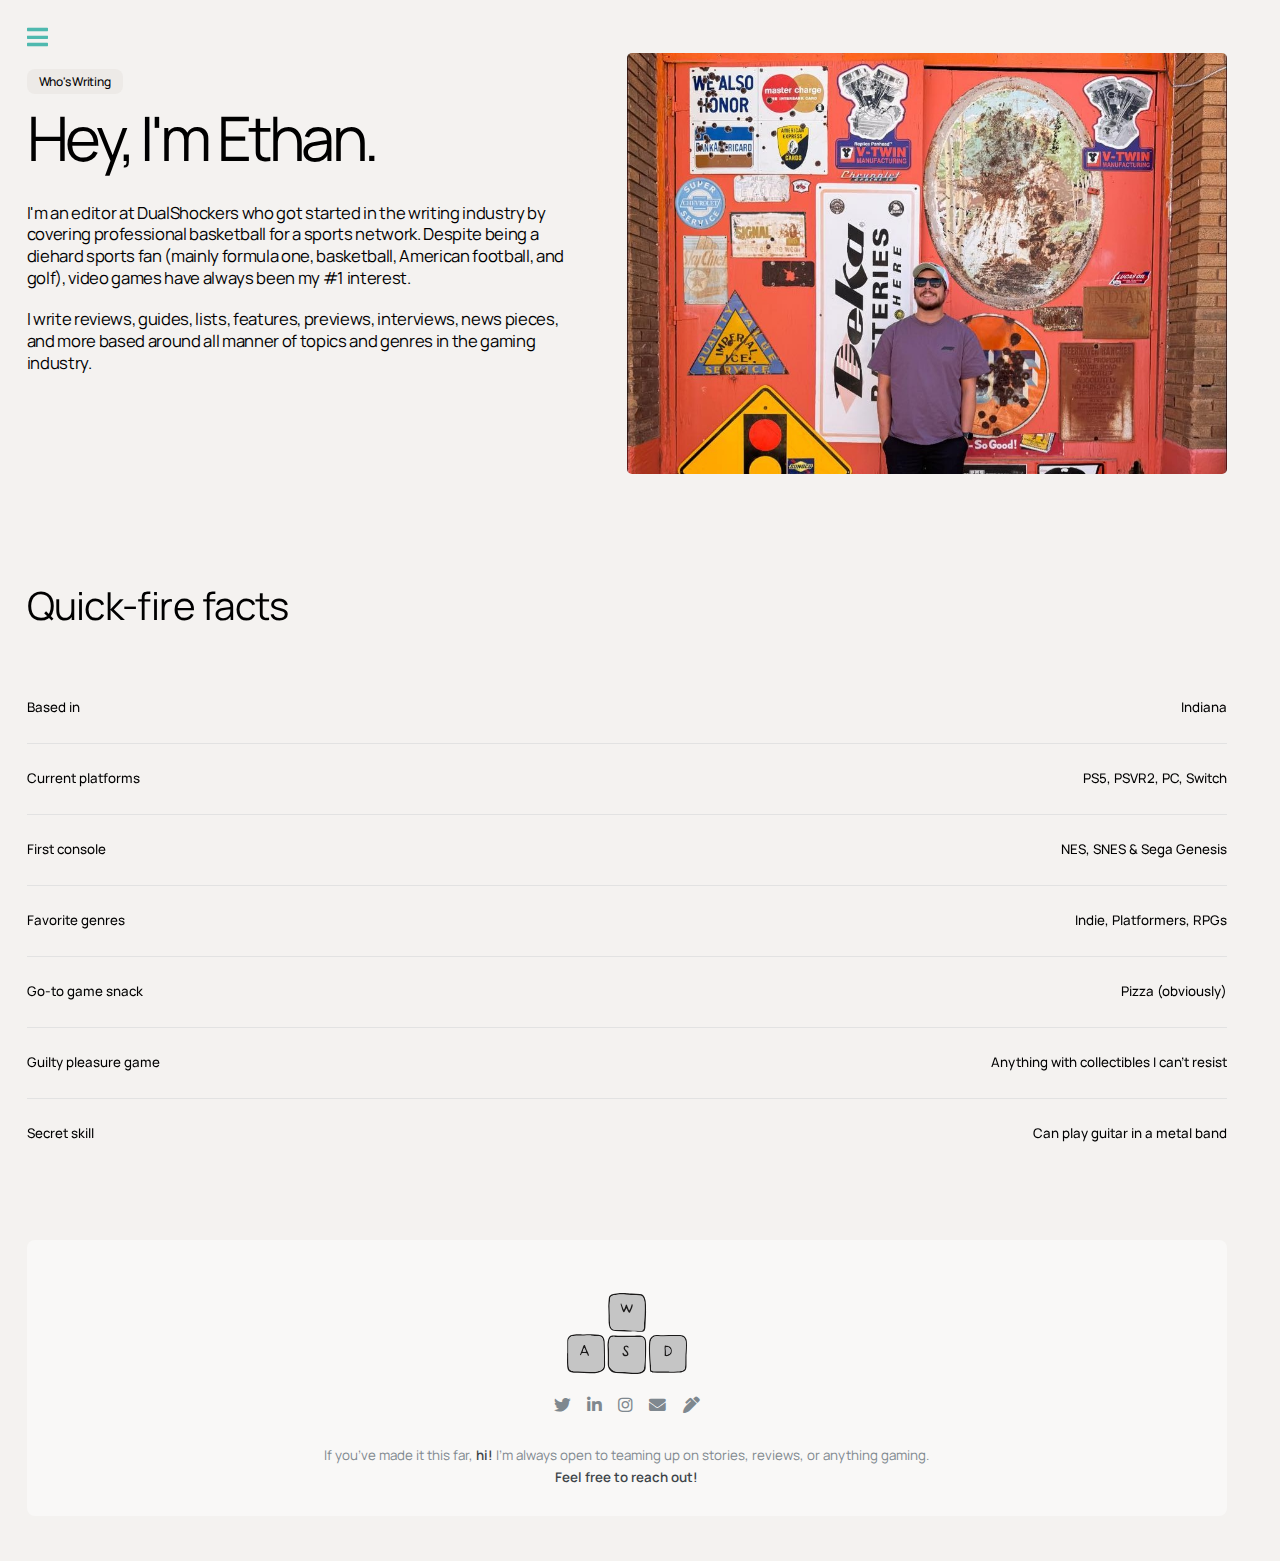
<file: about.html>
<!DOCTYPE HTML>
<!--
	Editor & Writer: Ethan Krieger
	Website Developer: Akanksha
-->
<html>

<head>
	<title>Ethan Krieger — Editor & Writer</title>
	<link rel="icon" type="image/x-icon" href="favicon.ico">
	<meta charset="utf-8" />
	<meta name="viewport" content="width=device-width, initial-scale=1, user-scalable=no" />
	<meta property="og:title" content="Ethan Krieger — Editor & Writer" />
	<meta property="og:description" content="A selection of Ethan’s published work, covering reviews, guides, features, news and interviews." />
	<meta property="og:image" content="https://ethankrieger.github.io/images/ethan-krieger.jpg" />
	<meta property="og:url" content="https://ethankrieger.github.io" />
	<meta property="og:type" content="website" />
	<link rel="stylesheet" href="assets/css/main.css" />
	<link href="https://unpkg.com/aos@2.3.1/dist/aos.css" rel="stylesheet">
</head>

<body>

	<!-- Wrapper -->
	<div id="wrapper">

		<!-- Main -->
		<div id="main">
			<div class="inner">

				<!-- Header -->
				<!-- <header id="header">
									<a href="index.html" class="logo"><strong><span class="logo-bg">from the desk of Ethan</span></strong></a>
									<ul class="icons">
										<li><a href="https://x.com/KriegerSouls" class="icon brands fa-twitter" target="_blank"><span class="label">Twitter</span></a></li>								
										<li><a href="https://www.linkedin.com/in/ethanbkrieger/" class="icon brands fa-linkedin-in" target="_blank"><span class="label">LinkedIn</span></a></li>
										<li><a href="https://www.instagram.com/ethankrieger_/" class="icon brands fa-instagram" target="_blank"><span class="label">Instagram</span></a></li>
										<li><a href="mailto:ethankrieger27@gmail.com" class="icon solid fa-envelope" target="_blank"><span class="label">Instagram</span></a></li>
										<li><a href="https://www.dualshockers.com/author/ethan-krieger/" class="icon solid fa-pen-alt" target="_blank"><span class="label">DualShockers</span></a></li>
									</ul>
								</header> -->

				<!-- Banner -->
				<section id="banner" >
					<div class="content">
						<div class="top-header">
							<span class="header-sub">Who's Writing</span>
						</div>

						<header>
							<h1>Hey, I'm Ethan.</h1>
						</header>
						<h3>I'm an editor at DualShockers who got started in the writing industry
							by covering professional basketball for a sports network. Despite being a diehard sports fan
							(mainly formula one, basketball, American football, and golf), video games have always been
							my #1 interest.
						</h3>

						<h3 style="padding-top: 10px;">
							I write reviews, guides, lists, features, previews, interviews, news pieces, and
							more based around all manner of topics and genres in the gaming industry.
						</h3>


					</div>
					<span class="image fit about-img">
						<img src="images/ethan-arizona.jpg" alt="" />
					</span>
				</section>

				<!-- Section -->
				<section data-aos="fade-up" data-aos-delay="200">
					<header class="major">
						<h2>Quick-fire facts</h2>
					</header>

					<div class="flex-table">
						<div class="flex-row">
							<div class="column-left">Based in</div>
							<div class="column-right">Indiana</div>
							<img class="hover-image" src="images/indiana.jpg" alt="Based in Indiana">
						</div>
						<div class="flex-row">
							<div class="column-left">Current platforms</div>
							<div class="column-right">PS5, PSVR2, PC, Switch</div>
							<img class="hover-image" src="images/current-platforms.jpg" alt="Based in Indiana">
						</div>
						<div class="flex-row">
							<div class="column-left">First console</div>
							<div class="column-right">NES, SNES & Sega Genesis</div>
							<img class="hover-image" src="images/first-console.jpg" alt="Based in Indiana">
						</div>
						<div class="flex-row">
							<div class="column-left">Favorite genres</div>
							<div class="column-right">Indie, Platformers, RPGs</div>
							<img class="hover-image" src="images/favorite-genres.jpg" alt="Based in Indiana">
						</div>
						<div class="flex-row">
							<div class="column-left">Go-to game snack</div>
							<div class="column-right">Pizza (obviously)</div>
							<img class="hover-image" src="images/go-to-snack.jpg" alt="Based in Indiana">
						</div>
						<div class="flex-row">
							<div class="column-left">Guilty pleasure game</div>
							<div class="column-right">Anything with collectibles I can’t resist</div>
							<img class="hover-image" src="images/guilty-pleasure-game.jpg" alt="Based in Indiana">
						</div>
						<div class="flex-row">
							<div class="column-left">Secret skill</div>
							<div class="column-right">Can play guitar in a metal band</div>
							<img class="hover-image" src="images/secret-skill.jpg" alt="Based in Indiana">
						</div>
					</div>

				</section>

				<br />
				<br />
				<!-- Footer Section -->
				<section class="pagie-footer special">

					<div class="row">
						<div class="col-12">
							<div style="text-align: center; margin-bottom: 10px;"><img src="images/wasd.svg" width="10%"
									alt="" /></div>

							<ul class="icons">
								<li><a href="https://x.com/KriegerSouls" class="icon brands fa-twitter"
										target="_blank"><span class="label">Twitter</span></a></li>
								<li><a href="https://www.linkedin.com/in/ethanbkrieger/"
										class="icon brands fa-linkedin-in" target="_blank"><span
											class="label">LinkedIn</span></a></li>
								<li><a href="https://www.instagram.com/ethankrieger_/" class="icon brands fa-instagram"
										target="_blank"><span class="label">Instagram</span></a></li>
								<li><a href="mailto:ethankrieger27@gmail.com" class="icon solid fa-envelope"
										target="_blank"><span class="label">Instagram</span></a></li>
								<li><a href="https://www.dualshockers.com/author/ethan-krieger/"
										class="icon solid fa-pen-alt" target="_blank"><span
											class="label">DualShockers</span></a></li>
							</ul>

							<p>If you’ve made it this far, <strong>hi!</strong>
								I'm always open to teaming up on stories, reviews, or anything gaming.
								<br /><strong>Feel free to reach out!</strong>
							</p>


						</div>
					</div>

				</section>

				<br />
				<br />

			</div>
		</div>

		<!-- Sidebar -->
		<div id="sidebar">
			<div class="inner">
				<section>
					<div class="profile">
						<img class="image" src="images/ethan-krieger.jpg" alt="" />
						<p>
							<span class="sidebar-top-p">Ethan Krieger</span>

							<span class="sidebar-bottom-p">Editor & Writer</span>
						</p>
					</div>
					<br />
					<ul class="icons">
						<li><a href="https://x.com/KriegerSouls" class="icon brands fa-twitter" target="_blank"><span
									class="label">Twitter</span></a></li>
						<!-- <li><a href="https://www.facebook.com/ethanbkrieger" class="icon brands fa-facebook-f" target="_blank"><span class="label">Facebook</span></a></li> -->
						<li><a href="https://www.linkedin.com/in/ethanbkrieger/" class="icon brands fa-linkedin-in"
								target="_blank"><span class="label">LinkedIn</span></a></li>
						<li><a href="https://www.instagram.com/ethankrieger_/" class="icon brands fa-instagram"
								target="_blank"><span class="label">Instagram</span></a></li>
						<li><a href="mailto:ethankrieger27@gmail.com" class="icon solid fa-envelope"
								target="_blank"><span class="label">Instagram</span></a></li>
						<li><a href="https://www.dualshockers.com/author/ethan-krieger/" class="icon solid fa-pen-alt"
								target="_blank"><span class="label">DualShockers</span></a></li>
					</ul>
				</section>

				<!-- Menu -->
				<nav id="menu">
					<ul>
						<li><a href="index.html"><i class="fas fa-home"></i>Home</a></li>
						<li><a href="about.html" class="active"><i class="fas fa-user-circle"></i>About</a></li>
						<li><a href="index.html#writings"><i class="fas fa-pen-alt"></i>Writings</a></li>
					</ul>
				</nav>

				<!-- Section -->
				<section class="sidebar-pagie-fav">
					<h2 class="sidebar-header"><i class="fas fa-thumbtack"></i>Favorite Games</h2>
					<div class="mini-posts">
										<article>
											<a href="#" class="image"><img src="images/dark-souls3.jpg" alt="" /></a>
											<p>Dark Souls 3 • Yoshi's Island • Persona 4: Golden • Undertale • NieR: Automata </p>
										</article>
										</div>
				</section>

				<!-- Footer -->
				<footer id="footer">

					<span class="image"><img src="images/blocks.svg" width="50%" alt="" /></span>

					<p id="quote"></p>
					<br />
					<p class="copyright">&copy; 2025, Ethan Krieger.</p>
				</footer>

			</div>
		</div>

	</div>
	<button id="backToTop">↑</button>

	<!-- Scripts -->
	<script src="assets/js/jquery.min.js"></script>
	<script src="assets/js/browser.min.js"></script>
	<script src="assets/js/breakpoints.min.js"></script>
	<script src="assets/js/util.js"></script>
	<script src="assets/js/main.js"></script>
	<script src="assets/js/video-game-quotes.js"></script>
	<script src="https://unpkg.com/aos@2.3.1/dist/aos.js"></script>
	<script>
		AOS.init();
	</script>
</body>

</html>
</file>
<file: assets/css/main.css>
@import url(fontawesome-all.min.css);
@import url("https://fonts.googleapis.com/css2?family=Manrope:wght@200..800&family=Source+Serif+4:ital,opsz,wght@0,8..60,200..900;1,8..60,200..900&display=swap");

html,
body,
div,
span,
applet,
object,
iframe,
h1,
h2,
h3,
h4,
h5,
h6,
p,
blockquote,
pre,
a,
abbr,
acronym,
address,
big,
cite,
code,
del,
dfn,
em,
img,
ins,
kbd,
q,
s,
samp,
small,
strike,
strong,
sub,
sup,
tt,
var,
b,
u,
i,
center,
dl,
dt,
dd,
ol,
ul,
li,
fieldset,
form,
label,
legend,
table,
caption,
tbody,
tfoot,
thead,
tr,
th,
td,
article,
aside,
canvas,
details,
embed,
figure,
figcaption,
footer,
header,
hgroup,
menu,
nav,
output,
ruby,
section,
summary,
time,
mark,
audio,
video {
  margin: 0;
  padding: 0;
  border: 0;
  font-size: 100%;
  font: inherit;
  vertical-align: baseline;
}

article,
aside,
details,
figcaption,
figure,
footer,
header,
hgroup,
menu,
nav,
section {
  display: block;
}

body {
  line-height: 1;
}

ol,
ul {
  list-style: none;
}

blockquote,
q {
  quotes: none;
}
blockquote:before,
blockquote:after,
q:before,
q:after {
  content: "";
  content: none;
}

table {
  border-collapse: collapse;
  border-spacing: 0;
}

body {
  -webkit-text-size-adjust: none;
}

mark {
  background-color: transparent;
  color: inherit;
}

input::-moz-focus-inner {
  border: 0;
  padding: 0;
}

input,
select,
textarea {
  -moz-appearance: none;
  -webkit-appearance: none;
  -ms-appearance: none;
  appearance: none;
}

/* Basic */
@-ms-viewport {
  width: device-width;
}

body {
  -ms-overflow-style: scrollbar;
}

@media screen and (max-width: 480px) {
  html,
  body {
    min-width: 320px;
  }
}

html {
  box-sizing: border-box;
}

*,
*:before,
*:after {
  box-sizing: inherit;
}

body {
  background: #f4f2f0;
}
body.is-preload *,
body.is-preload *:before,
body.is-preload *:after,
body.is-resizing *,
body.is-resizing *:before,
body.is-resizing *:after {
  -moz-animation: none !important;
  -webkit-animation: none !important;
  -ms-animation: none !important;
  animation: none !important;
  -moz-transition: none !important;
  -webkit-transition: none !important;
  -ms-transition: none !important;
  transition: none !important;
}

/* Type */
body,
input,
select,
textarea {
  color: #7f888f;
  font-family: "Manrope", sans-serif;
  font-size: 13pt;
  font-weight: 400;
  line-height: 1.65;
}
@media screen and (max-width: 1680px) {
  body,
  input,
  select,
  textarea {
    font-size: 11pt;
  }
}
@media screen and (max-width: 1280px) {
  body,
  input,
  select,
  textarea {
    font-size: 10pt;
  }
}
@media screen and (max-width: 360px) {
  body,
  input,
  select,
  textarea {
    font-size: 9pt;
  }
}

a {
  -moz-transition: color 0.2s ease-in-out, border-bottom-color 0.2s ease-in-out;
  -webkit-transition: color 0.2s ease-in-out,
    border-bottom-color 0.2s ease-in-out;
  -ms-transition: color 0.2s ease-in-out, border-bottom-color 0.2s ease-in-out;
  transition: color 0.2s ease-in-out, border-bottom-color 0.2s ease-in-out;
  border-bottom: dotted 1px;
  color: #4fb9af;
  text-decoration: none;
}
a:hover {
  border-bottom-color: #4fb9af;
  color: #4fb9af;
}
a:hover strong {
  color: inherit;
}

.fancy-a {
  color: #000 !important;
  border-bottom: solid 1px;
}

.fancy-a:hover {
  color: #4fb9af !important;
  border-bottom-color: #4fb9af;
}

strong,
b {
  color: #3d4449;
  font-weight: 600;
}

em,
i {
  font-style: italic;
}

/* p {
  margin: 0 0 2em 0; } */

h1,
h2,
h3,
h4,
h5,
h6 {
  color: #000;
  font-family: "Manrope", sans-serif;
  line-height: 1.3;
  margin: 0 0 0.6em 0;
  letter-spacing: -0.02em;
}

h1 a,
h2 a,
h3 a,
h4 a,
h5 a,
h6 a {
  color: inherit;
  text-decoration: none;
  border-bottom: 0;
}

h1 {
  font-size: 120em;
  margin: 0 0 0.5em 0;
  font-weight: 400;
  letter-spacing: -0.06em;
  line-height: 110%;
}

h2 {
  font-size: 2.9em;
}

h3 {
  font-size: 1.25em;
}

h4 {
  font-size: 1.1em;
}

h5 {
  font-size: 0.9em;
}

h6 {
  font-size: 0.7em;
}

@media screen and (max-width: 1680px) {
  h1 {
    font-size: 4.6em;
  }
}

@media screen and (max-width: 980px) {
  h1 {
    font-size: 3.25em;
  }
}

@media screen and (max-width: 736px) {
  h1 {
    font-size: 2em;
    line-height: 1.4;
  }
  h2 {
    font-size: 1.5em;
  }
}

sub {
  font-size: 0.8em;
  position: relative;
  top: 0.5em;
}

sup {
  font-size: 0.8em;
  position: relative;
  top: -0.5em;
}

blockquote {
  border-left: solid 3px rgba(210, 215, 217, 0.75);
  font-style: italic;
  margin: 0 0 2em 0;
  padding: 0.5em 0 0.5em 2em;
}

code {
  background: rgba(230, 235, 237, 0.25);
  border-radius: 0.375em;
  border: solid 1px rgba(210, 215, 217, 0.75);
  font-family: "Courier New", monospace;
  font-size: 0.9em;
  margin: 0 0.25em;
  padding: 0.25em 0.65em;
}

pre {
  -webkit-overflow-scrolling: touch;
  font-family: "Courier New", monospace;
  font-size: 0.9em;
  margin: 0 0 2em 0;
}
pre code {
  display: block;
  line-height: 1.75;
  padding: 1em 1.5em;
  overflow-x: auto;
}

hr {
  border: 0;
  border-bottom: solid 1px rgba(210, 215, 217, 0.75);
  margin: 2em 0;
}
hr.major {
  margin: 3em 0;
}

.align-left {
  text-align: left;
}

.align-center {
  text-align: center;
}

.align-right {
  text-align: right;
}

/* Row */
.row {
  display: flex;
  flex-wrap: wrap;
  box-sizing: border-box;
  align-items: stretch;
}
.row > * {
  box-sizing: border-box;
}
.row.gtr-uniform > * > :last-child {
  margin-bottom: 0;
}
.row.aln-left {
  justify-content: flex-start;
}
.row.aln-center {
  justify-content: center;
}
.row.aln-right {
  justify-content: flex-end;
}
.row.aln-top {
  align-items: flex-start;
}
.row.aln-middle {
  align-items: center;
}
.row.aln-bottom {
  align-items: flex-end;
}
.row > .imp {
  order: -1;
}
.row > .col-1 {
  width: 8.33333%;
}
.row > .off-1 {
  margin-left: 8.33333%;
}
.row > .col-2 {
  width: 16.66667%;
}
.row > .off-2 {
  margin-left: 16.66667%;
}
.row > .col-3 {
  width: 25%;
}
.row > .off-3 {
  margin-left: 25%;
}
.row > .col-4 {
  width: 33.33333%;
}
.row > .off-4 {
  margin-left: 33.33333%;
}
.row > .col-5 {
  width: 41.66667%;
}
.row > .off-5 {
  margin-left: 41.66667%;
}
.row > .col-6 {
  width: 50%;
}
.row > .off-6 {
  margin-left: 50%;
}
.row > .col-7 {
  width: 58.33333%;
}
.row > .off-7 {
  margin-left: 58.33333%;
}
.row > .col-8 {
  width: 66.66667%;
}
.row > .off-8 {
  margin-left: 66.66667%;
}
.row > .col-9 {
  width: 75%;
}
.row > .off-9 {
  margin-left: 75%;
}
.row > .col-10 {
  width: 83.33333%;
}
.row > .off-10 {
  margin-left: 83.33333%;
}
.row > .col-11 {
  width: 91.66667%;
}
.row > .off-11 {
  margin-left: 91.66667%;
}
.row > .col-12 {
  width: 100%;
}
.row > .off-12 {
  margin-left: 100%;
}
.row.gtr-0 {
  margin-top: 0;
  margin-left: 0em;
}
.row.gtr-0 > * {
  padding: 0 0 0 0em;
}
.row.gtr-0.gtr-uniform {
  margin-top: 0em;
}
.row.gtr-0.gtr-uniform > * {
  padding-top: 0em;
}
.row.gtr-25 {
  margin-top: 0;
  margin-left: -0.375em;
}
.row.gtr-25 > * {
  padding: 0 0 0 0.375em;
}
.row.gtr-25.gtr-uniform {
  margin-top: -0.375em;
}
.row.gtr-25.gtr-uniform > * {
  padding-top: 0.375em;
}
.row.gtr-50 {
  margin-top: 0;
  margin-left: -0.75em;
}
.row.gtr-50 > * {
  padding: 0 0 0 0.75em;
}
.row.gtr-50.gtr-uniform {
  margin-top: -0.75em;
}
.row.gtr-50.gtr-uniform > * {
  padding-top: 0.75em;
}
.row {
  margin-top: 0;
  margin-left: -1.5em;
}
.row > * {
  padding: 0 0 0 1.5em;
}
.row.gtr-uniform {
  margin-top: -1.5em;
}
.row.gtr-uniform > * {
  padding-top: 1.5em;
}
.row.gtr-150 {
  margin-top: 0;
  margin-left: -2.25em;
}
.row.gtr-150 > * {
  padding: 0 0 0 2.25em;
}
.row.gtr-150.gtr-uniform {
  margin-top: -2.25em;
}
.row.gtr-150.gtr-uniform > * {
  padding-top: 2.25em;
}
.row.gtr-200 {
  margin-top: 0;
  margin-left: -3em;
}
.row.gtr-200 > * {
  padding: 0 0 0 3em;
}
.row.gtr-200.gtr-uniform {
  margin-top: -3em;
}
.row.gtr-200.gtr-uniform > * {
  padding-top: 3em;
}
@media screen and (max-width: 1680px) {
  .row {
    display: flex;
    flex-wrap: wrap;
    box-sizing: border-box;
    align-items: stretch;
  }
  .row > * {
    box-sizing: border-box;
  }
  .row.gtr-uniform > * > :last-child {
    margin-bottom: 0;
  }
  .row.aln-left {
    justify-content: flex-start;
  }
  .row.aln-center {
    justify-content: center;
  }
  .row.aln-right {
    justify-content: flex-end;
  }
  .row.aln-top {
    align-items: flex-start;
  }
  .row.aln-middle {
    align-items: center;
  }
  .row.aln-bottom {
    align-items: flex-end;
  }
  .row > .imp-xlarge {
    order: -1;
  }
  .row > .col-1-xlarge {
    width: 8.33333%;
  }
  .row > .off-1-xlarge {
    margin-left: 8.33333%;
  }
  .row > .col-2-xlarge {
    width: 16.66667%;
  }
  .row > .off-2-xlarge {
    margin-left: 16.66667%;
  }
  .row > .col-3-xlarge {
    width: 25%;
  }
  .row > .off-3-xlarge {
    margin-left: 25%;
  }
  .row > .col-4-xlarge {
    width: 33.33333%;
  }
  .row > .off-4-xlarge {
    margin-left: 33.33333%;
  }
  .row > .col-5-xlarge {
    width: 41.66667%;
  }
  .row > .off-5-xlarge {
    margin-left: 41.66667%;
  }
  .row > .col-6-xlarge {
    width: 50%;
  }
  .row > .off-6-xlarge {
    margin-left: 50%;
  }
  .row > .col-7-xlarge {
    width: 58.33333%;
  }
  .row > .off-7-xlarge {
    margin-left: 58.33333%;
  }
  .row > .col-8-xlarge {
    width: 66.66667%;
  }
  .row > .off-8-xlarge {
    margin-left: 66.66667%;
  }
  .row > .col-9-xlarge {
    width: 75%;
  }
  .row > .off-9-xlarge {
    margin-left: 75%;
  }
  .row > .col-10-xlarge {
    width: 83.33333%;
  }
  .row > .off-10-xlarge {
    margin-left: 83.33333%;
  }
  .row > .col-11-xlarge {
    width: 91.66667%;
  }
  .row > .off-11-xlarge {
    margin-left: 91.66667%;
  }
  .row > .col-12-xlarge {
    width: 100%;
  }
  .row > .off-12-xlarge {
    margin-left: 100%;
  }
  .row.gtr-0 {
    margin-top: 0;
    margin-left: 0em;
  }
  .row.gtr-0 > * {
    padding: 0 0 0 0em;
  }
  .row.gtr-0.gtr-uniform {
    margin-top: 0em;
  }
  .row.gtr-0.gtr-uniform > * {
    padding-top: 0em;
  }
  .row.gtr-25 {
    margin-top: 0;
    margin-left: -0.375em;
  }
  .row.gtr-25 > * {
    padding: 0 0 0 0.375em;
  }
  .row.gtr-25.gtr-uniform {
    margin-top: -0.375em;
  }
  .row.gtr-25.gtr-uniform > * {
    padding-top: 0.375em;
  }
  .row.gtr-50 {
    margin-top: 0;
    margin-left: -0.75em;
  }
  .row.gtr-50 > * {
    padding: 0 0 0 0.75em;
  }
  .row.gtr-50.gtr-uniform {
    margin-top: -0.75em;
  }
  .row.gtr-50.gtr-uniform > * {
    padding-top: 0.75em;
  }
  .row {
    margin-top: 0;
    margin-left: -1.5em;
  }
  .row > * {
    padding: 0 0 0 1.5em;
  }
  .row.gtr-uniform {
    margin-top: -1.5em;
  }
  .row.gtr-uniform > * {
    padding-top: 1.5em;
  }
  .row.gtr-150 {
    margin-top: 0;
    margin-left: -2.25em;
  }
  .row.gtr-150 > * {
    padding: 0 0 0 2.25em;
  }
  .row.gtr-150.gtr-uniform {
    margin-top: -2.25em;
  }
  .row.gtr-150.gtr-uniform > * {
    padding-top: 2.25em;
  }
  .row.gtr-200 {
    margin-top: 0;
    margin-left: -3em;
  }
  .row.gtr-200 > * {
    padding: 0 0 0 3em;
  }
  .row.gtr-200.gtr-uniform {
    margin-top: -3em;
  }
  .row.gtr-200.gtr-uniform > * {
    padding-top: 3em;
  }
}
@media screen and (max-width: 1280px) {
  .row {
    display: flex;
    flex-wrap: wrap;
    box-sizing: border-box;
    align-items: stretch;
  }
  .row > * {
    box-sizing: border-box;
  }
  .row.gtr-uniform > * > :last-child {
    margin-bottom: 0;
  }
  .row.aln-left {
    justify-content: flex-start;
  }
  .row.aln-center {
    justify-content: center;
  }
  .row.aln-right {
    justify-content: flex-end;
  }
  .row.aln-top {
    align-items: flex-start;
  }
  .row.aln-middle {
    align-items: center;
  }
  .row.aln-bottom {
    align-items: flex-end;
  }
  .row > .imp-large {
    order: -1;
  }
  .row > .col-1-large {
    width: 8.33333%;
  }
  .row > .off-1-large {
    margin-left: 8.33333%;
  }
  .row > .col-2-large {
    width: 16.66667%;
  }
  .row > .off-2-large {
    margin-left: 16.66667%;
  }
  .row > .col-3-large {
    width: 25%;
  }
  .row > .off-3-large {
    margin-left: 25%;
  }
  .row > .col-4-large {
    width: 33.33333%;
  }
  .row > .off-4-large {
    margin-left: 33.33333%;
  }
  .row > .col-5-large {
    width: 41.66667%;
  }
  .row > .off-5-large {
    margin-left: 41.66667%;
  }
  .row > .col-6-large {
    width: 50%;
  }
  .row > .off-6-large {
    margin-left: 50%;
  }
  .row > .col-7-large {
    width: 58.33333%;
  }
  .row > .off-7-large {
    margin-left: 58.33333%;
  }
  .row > .col-8-large {
    width: 66.66667%;
  }
  .row > .off-8-large {
    margin-left: 66.66667%;
  }
  .row > .col-9-large {
    width: 75%;
  }
  .row > .off-9-large {
    margin-left: 75%;
  }
  .row > .col-10-large {
    width: 83.33333%;
  }
  .row > .off-10-large {
    margin-left: 83.33333%;
  }
  .row > .col-11-large {
    width: 91.66667%;
  }
  .row > .off-11-large {
    margin-left: 91.66667%;
  }
  .row > .col-12-large {
    width: 100%;
  }
  .row > .off-12-large {
    margin-left: 100%;
  }
  .row.gtr-0 {
    margin-top: 0;
    margin-left: 0em;
  }
  .row.gtr-0 > * {
    padding: 0 0 0 0em;
  }
  .row.gtr-0.gtr-uniform {
    margin-top: 0em;
  }
  .row.gtr-0.gtr-uniform > * {
    padding-top: 0em;
  }
  .row.gtr-25 {
    margin-top: 0;
    margin-left: -0.375em;
  }
  .row.gtr-25 > * {
    padding: 0 0 0 0.375em;
  }
  .row.gtr-25.gtr-uniform {
    margin-top: -0.375em;
  }
  .row.gtr-25.gtr-uniform > * {
    padding-top: 0.375em;
  }
  .row.gtr-50 {
    margin-top: 0;
    margin-left: -0.75em;
  }
  .row.gtr-50 > * {
    padding: 0 0 0 0.75em;
  }
  .row.gtr-50.gtr-uniform {
    margin-top: -0.75em;
  }
  .row.gtr-50.gtr-uniform > * {
    padding-top: 0.75em;
  }
  .row {
    margin-top: 0;
    margin-left: -1.5em;
  }
  .row > * {
    padding: 0 0 0 1.5em;
  }
  .row.gtr-uniform {
    margin-top: -1.5em;
  }
  .row.gtr-uniform > * {
    padding-top: 1.5em;
  }
  .row.gtr-150 {
    margin-top: 0;
    margin-left: -2.25em;
  }
  .row.gtr-150 > * {
    padding: 0 0 0 2.25em;
  }
  .row.gtr-150.gtr-uniform {
    margin-top: -2.25em;
  }
  .row.gtr-150.gtr-uniform > * {
    padding-top: 2.25em;
  }
  .row.gtr-200 {
    margin-top: 0;
    margin-left: -3em;
  }
  .row.gtr-200 > * {
    padding: 0 0 0 3em;
  }
  .row.gtr-200.gtr-uniform {
    margin-top: -3em;
  }
  .row.gtr-200.gtr-uniform > * {
    padding-top: 3em;
  }
}
@media screen and (max-width: 980px) {
  .row {
    display: flex;
    flex-wrap: wrap;
    box-sizing: border-box;
    align-items: stretch;
  }
  .row > * {
    box-sizing: border-box;
  }
  .row.gtr-uniform > * > :last-child {
    margin-bottom: 0;
  }
  .row.aln-left {
    justify-content: flex-start;
  }
  .row.aln-center {
    justify-content: center;
  }
  .row.aln-right {
    justify-content: flex-end;
  }
  .row.aln-top {
    align-items: flex-start;
  }
  .row.aln-middle {
    align-items: center;
  }
  .row.aln-bottom {
    align-items: flex-end;
  }
  .row > .imp-medium {
    order: -1;
  }
  .row > .col-1-medium {
    width: 8.33333%;
  }
  .row > .off-1-medium {
    margin-left: 8.33333%;
  }
  .row > .col-2-medium {
    width: 16.66667%;
  }
  .row > .off-2-medium {
    margin-left: 16.66667%;
  }
  .row > .col-3-medium {
    width: 25%;
  }
  .row > .off-3-medium {
    margin-left: 25%;
  }
  .row > .col-4-medium {
    width: 33.33333%;
  }
  .row > .off-4-medium {
    margin-left: 33.33333%;
  }
  .row > .col-5-medium {
    width: 41.66667%;
  }
  .row > .off-5-medium {
    margin-left: 41.66667%;
  }
  .row > .col-6-medium {
    width: 50%;
  }
  .row > .off-6-medium {
    margin-left: 50%;
  }
  .row > .col-7-medium {
    width: 58.33333%;
  }
  .row > .off-7-medium {
    margin-left: 58.33333%;
  }
  .row > .col-8-medium {
    width: 66.66667%;
  }
  .row > .off-8-medium {
    margin-left: 66.66667%;
  }
  .row > .col-9-medium {
    width: 75%;
  }
  .row > .off-9-medium {
    margin-left: 75%;
  }
  .row > .col-10-medium {
    width: 83.33333%;
  }
  .row > .off-10-medium {
    margin-left: 83.33333%;
  }
  .row > .col-11-medium {
    width: 91.66667%;
  }
  .row > .off-11-medium {
    margin-left: 91.66667%;
  }
  .row > .col-12-medium {
    width: 100%;
  }
  .row > .off-12-medium {
    margin-left: 100%;
  }
  .row.gtr-0 {
    margin-top: 0;
    margin-left: 0em;
  }
  .row.gtr-0 > * {
    padding: 0 0 0 0em;
  }
  .row.gtr-0.gtr-uniform {
    margin-top: 0em;
  }
  .row.gtr-0.gtr-uniform > * {
    padding-top: 0em;
  }
  .row.gtr-25 {
    margin-top: 0;
    margin-left: -0.375em;
  }
  .row.gtr-25 > * {
    padding: 0 0 0 0.375em;
  }
  .row.gtr-25.gtr-uniform {
    margin-top: -0.375em;
  }
  .row.gtr-25.gtr-uniform > * {
    padding-top: 0.375em;
  }
  .row.gtr-50 {
    margin-top: 0;
    margin-left: -0.75em;
  }
  .row.gtr-50 > * {
    padding: 0 0 0 0.75em;
  }
  .row.gtr-50.gtr-uniform {
    margin-top: -0.75em;
  }
  .row.gtr-50.gtr-uniform > * {
    padding-top: 0.75em;
  }
  .row {
    margin-top: 0;
    margin-left: -1.5em;
  }
  .row > * {
    padding: 0 0 0 1.5em;
  }
  .row.gtr-uniform {
    margin-top: -1.5em;
  }
  .row.gtr-uniform > * {
    padding-top: 1.5em;
  }
  .row.gtr-150 {
    margin-top: 0;
    margin-left: -2.25em;
  }
  .row.gtr-150 > * {
    padding: 0 0 0 2.25em;
  }
  .row.gtr-150.gtr-uniform {
    margin-top: -2.25em;
  }
  .row.gtr-150.gtr-uniform > * {
    padding-top: 2.25em;
  }
  .row.gtr-200 {
    margin-top: 0;
    margin-left: -3em;
  }
  .row.gtr-200 > * {
    padding: 0 0 0 3em;
  }
  .row.gtr-200.gtr-uniform {
    margin-top: -3em;
  }
  .row.gtr-200.gtr-uniform > * {
    padding-top: 3em;
  }
}
@media screen and (max-width: 736px) {
  .row {
    display: flex;
    flex-wrap: wrap;
    box-sizing: border-box;
    align-items: stretch;
  }
  .row > * {
    box-sizing: border-box;
  }
  .row.gtr-uniform > * > :last-child {
    margin-bottom: 0;
  }
  .row.aln-left {
    justify-content: flex-start;
  }
  .row.aln-center {
    justify-content: center;
  }
  .row.aln-right {
    justify-content: flex-end;
  }
  .row.aln-top {
    align-items: flex-start;
  }
  .row.aln-middle {
    align-items: center;
  }
  .row.aln-bottom {
    align-items: flex-end;
  }
  .row > .imp-small {
    order: -1;
  }
  .row > .col-1-small {
    width: 8.33333%;
  }
  .row > .off-1-small {
    margin-left: 8.33333%;
  }
  .row > .col-2-small {
    width: 16.66667%;
  }
  .row > .off-2-small {
    margin-left: 16.66667%;
  }
  .row > .col-3-small {
    width: 25%;
  }
  .row > .off-3-small {
    margin-left: 25%;
  }
  .row > .col-4-small {
    width: 33.33333%;
  }
  .row > .off-4-small {
    margin-left: 33.33333%;
  }
  .row > .col-5-small {
    width: 41.66667%;
  }
  .row > .off-5-small {
    margin-left: 41.66667%;
  }
  .row > .col-6-small {
    width: 50%;
  }
  .row > .off-6-small {
    margin-left: 50%;
  }
  .row > .col-7-small {
    width: 58.33333%;
  }
  .row > .off-7-small {
    margin-left: 58.33333%;
  }
  .row > .col-8-small {
    width: 66.66667%;
  }
  .row > .off-8-small {
    margin-left: 66.66667%;
  }
  .row > .col-9-small {
    width: 75%;
  }
  .row > .off-9-small {
    margin-left: 75%;
  }
  .row > .col-10-small {
    width: 83.33333%;
  }
  .row > .off-10-small {
    margin-left: 83.33333%;
  }
  .row > .col-11-small {
    width: 91.66667%;
  }
  .row > .off-11-small {
    margin-left: 91.66667%;
  }
  .row > .col-12-small {
    width: 100%;
  }
  .row > .off-12-small {
    margin-left: 100%;
  }
  .row.gtr-0 {
    margin-top: 0;
    margin-left: 0em;
  }
  .row.gtr-0 > * {
    padding: 0 0 0 0em;
  }
  .row.gtr-0.gtr-uniform {
    margin-top: 0em;
  }
  .row.gtr-0.gtr-uniform > * {
    padding-top: 0em;
  }
  .row.gtr-25 {
    margin-top: 0;
    margin-left: -0.375em;
  }
  .row.gtr-25 > * {
    padding: 0 0 0 0.375em;
  }
  .row.gtr-25.gtr-uniform {
    margin-top: -0.375em;
  }
  .row.gtr-25.gtr-uniform > * {
    padding-top: 0.375em;
  }
  .row.gtr-50 {
    margin-top: 0;
    margin-left: -0.75em;
  }
  .row.gtr-50 > * {
    padding: 0 0 0 0.75em;
  }
  .row.gtr-50.gtr-uniform {
    margin-top: -0.75em;
  }
  .row.gtr-50.gtr-uniform > * {
    padding-top: 0.75em;
  }
  .row {
    margin-top: 0;
    margin-left: -1.5em;
  }
  .row > * {
    padding: 0 0 0 1.5em;
  }
  .row.gtr-uniform {
    margin-top: -1.5em;
  }
  .row.gtr-uniform > * {
    padding-top: 1.5em;
  }
  .row.gtr-150 {
    margin-top: 0;
    margin-left: -2.25em;
  }
  .row.gtr-150 > * {
    padding: 0 0 0 2.25em;
  }
  .row.gtr-150.gtr-uniform {
    margin-top: -2.25em;
  }
  .row.gtr-150.gtr-uniform > * {
    padding-top: 2.25em;
  }
  .row.gtr-200 {
    margin-top: 0;
    margin-left: -3em;
  }
  .row.gtr-200 > * {
    padding: 0 0 0 3em;
  }
  .row.gtr-200.gtr-uniform {
    margin-top: -3em;
  }
  .row.gtr-200.gtr-uniform > * {
    padding-top: 3em;
  }
}
@media screen and (max-width: 480px) {
  .row {
    display: flex;
    flex-wrap: wrap;
    box-sizing: border-box;
    align-items: stretch;
  }
  .row > * {
    box-sizing: border-box;
  }
  .row.gtr-uniform > * > :last-child {
    margin-bottom: 0;
  }
  .row.aln-left {
    justify-content: flex-start;
  }
  .row.aln-center {
    justify-content: center;
  }
  .row.aln-right {
    justify-content: flex-end;
  }
  .row.aln-top {
    align-items: flex-start;
  }
  .row.aln-middle {
    align-items: center;
  }
  .row.aln-bottom {
    align-items: flex-end;
  }
  .row > .imp-xsmall {
    order: -1;
  }
  .row > .col-1-xsmall {
    width: 8.33333%;
  }
  .row > .off-1-xsmall {
    margin-left: 8.33333%;
  }
  .row > .col-2-xsmall {
    width: 16.66667%;
  }
  .row > .off-2-xsmall {
    margin-left: 16.66667%;
  }
  .row > .col-3-xsmall {
    width: 25%;
  }
  .row > .off-3-xsmall {
    margin-left: 25%;
  }
  .row > .col-4-xsmall {
    width: 33.33333%;
  }
  .row > .off-4-xsmall {
    margin-left: 33.33333%;
  }
  .row > .col-5-xsmall {
    width: 41.66667%;
  }
  .row > .off-5-xsmall {
    margin-left: 41.66667%;
  }
  .row > .col-6-xsmall {
    width: 50%;
  }
  .row > .off-6-xsmall {
    margin-left: 50%;
  }
  .row > .col-7-xsmall {
    width: 58.33333%;
  }
  .row > .off-7-xsmall {
    margin-left: 58.33333%;
  }
  .row > .col-8-xsmall {
    width: 66.66667%;
  }
  .row > .off-8-xsmall {
    margin-left: 66.66667%;
  }
  .row > .col-9-xsmall {
    width: 75%;
  }
  .row > .off-9-xsmall {
    margin-left: 75%;
  }
  .row > .col-10-xsmall {
    width: 83.33333%;
  }
  .row > .off-10-xsmall {
    margin-left: 83.33333%;
  }
  .row > .col-11-xsmall {
    width: 91.66667%;
  }
  .row > .off-11-xsmall {
    margin-left: 91.66667%;
  }
  .row > .col-12-xsmall {
    width: 100%;
  }
  .row > .off-12-xsmall {
    margin-left: 100%;
  }
  .row.gtr-0 {
    margin-top: 0;
    margin-left: 0em;
  }
  .row.gtr-0 > * {
    padding: 0 0 0 0em;
  }
  .row.gtr-0.gtr-uniform {
    margin-top: 0em;
  }
  .row.gtr-0.gtr-uniform > * {
    padding-top: 0em;
  }
  .row.gtr-25 {
    margin-top: 0;
    margin-left: -0.375em;
  }
  .row.gtr-25 > * {
    padding: 0 0 0 0.375em;
  }
  .row.gtr-25.gtr-uniform {
    margin-top: -0.375em;
  }
  .row.gtr-25.gtr-uniform > * {
    padding-top: 0.375em;
  }
  .row.gtr-50 {
    margin-top: 0;
    margin-left: -0.75em;
  }
  .row.gtr-50 > * {
    padding: 0 0 0 0.75em;
  }
  .row.gtr-50.gtr-uniform {
    margin-top: -0.75em;
  }
  .row.gtr-50.gtr-uniform > * {
    padding-top: 0.75em;
  }
  .row {
    margin-top: 0;
    margin-left: -1.5em;
  }
  .row > * {
    padding: 0 0 0 1.5em;
  }
  .row.gtr-uniform {
    margin-top: -1.5em;
  }
  .row.gtr-uniform > * {
    padding-top: 1.5em;
  }
  .row.gtr-150 {
    margin-top: 0;
    margin-left: -2.25em;
  }
  .row.gtr-150 > * {
    padding: 0 0 0 2.25em;
  }
  .row.gtr-150.gtr-uniform {
    margin-top: -2.25em;
  }
  .row.gtr-150.gtr-uniform > * {
    padding-top: 2.25em;
  }
  .row.gtr-200 {
    margin-top: 0;
    margin-left: -3em;
  }
  .row.gtr-200 > * {
    padding: 0 0 0 3em;
  }
  .row.gtr-200.gtr-uniform {
    margin-top: -3em;
  }
  .row.gtr-200.gtr-uniform > * {
    padding-top: 3em;
  }
}

/* Section/Article */
section.special,
article.special {
  text-align: center;
}

header p {
  font-family: "Manrope", sans-serif;
  font-size: 1em;
  font-weight: 400;
  letter-spacing: -0.02em;
  margin-top: 1.4em;
  color: #3d4449;
  /* padding-right: 16rem; */
}

header.major > :last-child {
  /* border-bottom: solid 3px #4fb9af; */
  display: inline-block;
  /* margin: 0 0 2em 0; */
  padding: 0 0.75em 0.5em 0;
}

header.main > :last-child {
  margin: 0 0 1em 0;
}

header img {
  width: 10% !important;
}
/* Form */
form {
  margin: 0 0 2em 0;
}

label {
  color: #3d4449;
  display: block;
  font-size: 0.9em;
  font-weight: 600;
  margin: 0 0 1em 0;
}

input[type="text"],
input[type="password"],
input[type="email"],
input[type="tel"],
input[type="search"],
input[type="url"],
select,
textarea {
  -moz-appearance: none;
  -webkit-appearance: none;
  -ms-appearance: none;
  appearance: none;
  background: #ffffff;
  border-radius: 0.375em;
  border: none;
  border: solid 1px rgba(210, 215, 217, 0.75);
  color: inherit;
  display: block;
  outline: 0;
  padding: 0 1em;
  text-decoration: none;
  width: 100%;
}
input[type="text"]:invalid,
input[type="password"]:invalid,
input[type="email"]:invalid,
input[type="tel"]:invalid,
input[type="search"]:invalid,
input[type="url"]:invalid,
select:invalid,
textarea:invalid {
  box-shadow: none;
}
input[type="text"]:focus,
input[type="password"]:focus,
input[type="email"]:focus,
input[type="tel"]:focus,
input[type="search"]:focus,
input[type="url"]:focus,
select:focus,
textarea:focus {
  border-color: #4fb9af;
  box-shadow: 0 0 0 1px #4fb9af;
}

select {
  background-image: url("data:image/svg+xml;charset=utf8,%3Csvg xmlns='http://www.w3.org/2000/svg' width='40' height='40' preserveAspectRatio='none' viewBox='0 0 40 40'%3E%3Cpath d='M9.4,12.3l10.4,10.4l10.4-10.4c0.2-0.2,0.5-0.4,0.9-0.4c0.3,0,0.6,0.1,0.9,0.4l3.3,3.3c0.2,0.2,0.4,0.5,0.4,0.9 c0,0.4-0.1,0.6-0.4,0.9L20.7,31.9c-0.2,0.2-0.5,0.4-0.9,0.4c-0.3,0-0.6-0.1-0.9-0.4L4.3,17.3c-0.2-0.2-0.4-0.5-0.4-0.9 c0-0.4,0.1-0.6,0.4-0.9l3.3-3.3c0.2-0.2,0.5-0.4,0.9-0.4S9.1,12.1,9.4,12.3z' fill='rgba(210, 215, 217, 0.75)' /%3E%3C/svg%3E");
  background-size: 1.25em;
  background-repeat: no-repeat;
  background-position: calc(100% - 1em) center;
  height: 2.75em;
  padding-right: 2.75em;
  text-overflow: ellipsis;
}
select option {
  color: #3d4449;
  background: #ffffff;
}
select:focus::-ms-value {
  background-color: transparent;
}
select::-ms-expand {
  display: none;
}

input[type="text"],
input[type="password"],
input[type="email"],
input[type="tel"],
input[type="search"],
input[type="url"],
select {
  height: 2.75em;
}

textarea {
  padding: 0.75em 1em;
}

input[type="checkbox"],
input[type="radio"] {
  -moz-appearance: none;
  -webkit-appearance: none;
  -ms-appearance: none;
  appearance: none;
  display: block;
  float: left;
  margin-right: -2em;
  opacity: 0;
  width: 1em;
  z-index: -1;
}
input[type="checkbox"] + label,
input[type="radio"] + label {
  text-decoration: none;
  color: #7f888f;
  cursor: pointer;
  display: inline-block;
  font-size: 1em;
  font-weight: 400;
  padding-left: 2.4em;
  padding-right: 0.75em;
  position: relative;
}
input[type="checkbox"] + label:before,
input[type="radio"] + label:before {
  -moz-osx-font-smoothing: grayscale;
  -webkit-font-smoothing: antialiased;
  display: inline-block;
  font-style: normal;
  font-variant: normal;
  text-rendering: auto;
  line-height: 1;
  text-transform: none !important;
  font-family: "Font Awesome 5 Free";
  font-weight: 900;
}
input[type="checkbox"] + label:before,
input[type="radio"] + label:before {
  background: #ffffff;
  border-radius: 0.375em;
  border: solid 1px rgba(210, 215, 217, 0.75);
  content: "";
  display: inline-block;
  font-size: 0.8em;
  height: 2.0625em;
  left: 0;
  line-height: 2.0625em;
  position: absolute;
  text-align: center;
  top: 0;
  width: 2.0625em;
}
input[type="checkbox"]:checked + label:before,
input[type="radio"]:checked + label:before {
  background: #3d4449;
  border-color: #3d4449;
  color: #ffffff;
  content: "\f00c";
}
input[type="checkbox"]:focus + label:before,
input[type="radio"]:focus + label:before {
  border-color: #4fb9af;
  box-shadow: 0 0 0 1px #4fb9af;
}

input[type="checkbox"] + label:before {
  border-radius: 0.375em;
}

input[type="radio"] + label:before {
  border-radius: 100%;
}

::-webkit-input-placeholder {
  color: #9fa3a6 !important;
  opacity: 1;
}

:-moz-placeholder {
  color: #9fa3a6 !important;
  opacity: 1;
}

::-moz-placeholder {
  color: #9fa3a6 !important;
  opacity: 1;
}

:-ms-input-placeholder {
  color: #9fa3a6 !important;
  opacity: 1;
}

/* Box */
.box {
  border-radius: 0.375em;
  border: solid 1px rgba(210, 215, 217, 0.75);
  margin-bottom: 2em;
  padding: 1.5em;
}
.box > :last-child,
.box > :last-child > :last-child,
.box > :last-child > :last-child > :last-child {
  margin-bottom: 0;
}
.box.alt {
  border: 0;
  border-radius: 0;
  padding: 0;
}

/* Icon */
.icon {
  text-decoration: none;
  border-bottom: none;
  position: relative;
}
.icon:before {
  -moz-osx-font-smoothing: grayscale;
  -webkit-font-smoothing: antialiased;
  display: inline-block;
  font-style: normal;
  font-variant: normal;
  text-rendering: auto;
  line-height: 1;
  text-transform: none !important;
  font-family: "Font Awesome 5 Free";
  font-weight: 400;
}
.icon > .label {
  display: none;
}
.icon:before {
  line-height: inherit;
}
.icon.solid:before {
  font-weight: 600;
}
.icon.brands:before {
  font-family: "Font Awesome 5 Brands";
}

/* Image */
.image {
  border-radius: 0.375em;
  border: 0;
  display: inline-block;
  position: relative;
}
.image img {
  border-radius: 0.375em;
  display: block;
}
.image.left,
.image.right {
  max-width: 40%;
}
.image.left img,
.image.right img {
  width: 100%;
}
.image.left {
  float: left;
  padding: 0 1.5em 1em 0;
  top: 0.25em;
}
.image.right {
  float: right;
  padding: 0 0 1em 1.5em;
  top: 0.25em;
}
.image.fit {
  display: block;
  margin: 0 0 2em 0;
  width: 100%;
}
.image.fit img {
  width: 100%;
}
.image.main {
  display: block;
  margin: 0 0 3em 0;
  width: 100%;
}
.image.main img {
  width: 100%;
}

a.image {
  overflow: hidden;
}
a.image img {
  -moz-transition: -moz-transform 0.2s ease;
  -webkit-transition: -webkit-transform 0.2s ease;
  -ms-transition: -ms-transform 0.2s ease;
  transition: transform 0.2s ease;
}
a.image:hover img {
  -moz-transform: scale(1.075);
  -webkit-transform: scale(1.075);
  -ms-transform: scale(1.075);
  transform: scale(1.075);
}

/* List */
ol {
  list-style: decimal;
  margin: 0 0 2em 0;
  padding-left: 1.25em;
}
ol li {
  padding-left: 0.25em;
}

ul {
  list-style: disc;
  margin: 0 0 2em 0;
  padding-left: 1em;
}
ul li {
  padding-left: 0.5em;
}
ul.alt {
  list-style: none;
  padding-left: 0;
}
ul.alt li {
  border-top: solid 1px rgba(210, 215, 217, 0.75);
  padding: 0.5em 0;
}
ul.alt li:first-child {
  border-top: 0;
  padding-top: 0;
}

dl {
  margin: 0 0 2em 0;
}
dl dt {
  display: block;
  font-weight: 600;
  margin: 0 0 1em 0;
}
dl dd {
  margin-left: 2em;
}

/* Actions */
ul.actions {
  display: -moz-flex;
  display: -webkit-flex;
  display: -ms-flex;
  display: flex;
  cursor: default;
  list-style: none;
  margin-left: -1em;
  padding-left: 0;
}
ul.actions li {
  padding: 0 0 0 1em;
  vertical-align: middle;
}
ul.actions.special {
  -moz-justify-content: center;
  -webkit-justify-content: center;
  -ms-justify-content: center;
  justify-content: center;
  width: 100%;
  margin-left: 0;
}
ul.actions.special li:first-child {
  padding-left: 0;
}
ul.actions.stacked {
  -moz-flex-direction: column;
  -webkit-flex-direction: column;
  -ms-flex-direction: column;
  flex-direction: column;
  margin-left: 0;
}
ul.actions.stacked li {
  padding: 1.3em 0 0 0;
}
ul.actions.stacked li:first-child {
  padding-top: 0;
}
ul.actions.fit {
  width: calc(100% + 1em);
}
ul.actions.fit li {
  -moz-flex-grow: 1;
  -webkit-flex-grow: 1;
  -ms-flex-grow: 1;
  flex-grow: 1;
  -moz-flex-shrink: 1;
  -webkit-flex-shrink: 1;
  -ms-flex-shrink: 1;
  flex-shrink: 1;
  width: 100%;
}
ul.actions.fit li > * {
  width: 100%;
}
ul.actions.fit.stacked {
  width: 100%;
}

/* Icons */
ul.icons {
  cursor: default;
  list-style: none;
  padding-left: 0;
}
ul.icons li {
  display: inline-block;
  padding: 0 1em 0 0;
}
ul.icons li:last-child {
  padding-right: 0;
}
ul.icons li .icon {
  color: inherit;
}
ul.icons li .icon:before {
  font-size: 1.25em;
}

ul.icons li:hover {
  color: #4fb9af;
}
/* Contact */
ul.contact {
  list-style: none;
  padding: 0;
}
ul.contact li {
  text-decoration: none;
  border-top: solid 1px rgba(210, 215, 217, 0.75);
  margin: 1.5em 0 0 0;
  padding: 1.5em 0 0 3em;
  position: relative;
}
ul.contact li:before {
  -moz-osx-font-smoothing: grayscale;
  -webkit-font-smoothing: antialiased;
  display: inline-block;
  font-style: normal;
  font-variant: normal;
  text-rendering: auto;
  line-height: 1;
  text-transform: none !important;
  font-family: "Font Awesome 5 Free";
  font-weight: 400;
}
ul.contact li:before {
  color: #4fb9af;
  display: inline-block;
  font-size: 1.5em;
  height: 1.125em;
  left: 0;
  line-height: 1.125em;
  position: absolute;
  text-align: center;
  top: 1em;
  width: 1.5em;
}
ul.contact li:first-child {
  border-top: 0;
  margin-top: 0;
  padding-top: 0;
}
ul.contact li:first-child:before {
  top: 0;
}
ul.contact li a {
  color: inherit;
}

/* Pagination */
ul.pagination {
  cursor: default;
  list-style: none;
  padding-left: 0;
}
ul.pagination li {
  display: inline-block;
  padding-left: 0;
  vertical-align: middle;
}
ul.pagination li > .page {
  -moz-transition: background-color 0.2s ease-in-out, color 0.2s ease-in-out;
  -webkit-transition: background-color 0.2s ease-in-out, color 0.2s ease-in-out;
  -ms-transition: background-color 0.2s ease-in-out, color 0.2s ease-in-out;
  transition: background-color 0.2s ease-in-out, color 0.2s ease-in-out;
  border-bottom: 0;
  border-radius: 0.375em;
  display: inline-block;
  font-size: 0.8em;
  font-weight: 600;
  height: 2em;
  line-height: 2em;
  margin: 0 0.125em;
  min-width: 2em;
  padding: 0 0.5em;
  text-align: center;
}
ul.pagination li > .page.active {
  background-color: #4fb9af;
  color: #ffffff !important;
}
ul.pagination li > .page.active:hover {
  background-color: #f67878;
}
ul.pagination li > .page.active:active {
  background-color: #f45c5c;
}
ul.pagination li:first-child {
  padding-right: 0.75em;
}
ul.pagination li:last-child {
  padding-left: 0.75em;
}
@media screen and (max-width: 480px) {
  ul.pagination li:nth-child(n + 2):nth-last-child(n + 2) {
    display: none;
  }
  ul.pagination li:first-child {
    padding-right: 0;
  }
}

/* Table */
.table-wrapper {
  -webkit-overflow-scrolling: touch;
  overflow-x: auto;
}

table {
  margin: 0 0 2em 0;
  width: 100%;
}
table tbody tr {
  border: solid 1px rgba(210, 215, 217, 0.75);
  border-left: 0;
  border-right: 0;
}
table tbody tr:nth-child(2n + 1) {
  background-color: rgba(230, 235, 237, 0.25);
}
table td {
  padding: 0.75em 0.75em;
}
table th {
  color: #3d4449;
  font-size: 0.9em;
  font-weight: 600;
  padding: 0 0.75em 0.75em 0.75em;
  text-align: left;
}
table thead {
  border-bottom: solid 2px rgba(210, 215, 217, 0.75);
}
table tfoot {
  border-top: solid 2px rgba(210, 215, 217, 0.75);
}
table.alt {
  border-collapse: separate;
}
table.alt tbody tr td {
  border: solid 1px rgba(210, 215, 217, 0.75);
  border-left-width: 0;
  border-top-width: 0;
}
table.alt tbody tr td:first-child {
  border-left-width: 1px;
}
table.alt tbody tr:first-child td {
  border-top-width: 1px;
}
table.alt thead {
  border-bottom: 0;
}
table.alt tfoot {
  border-top: 0;
}

/* Button */
input[type="submit"],
input[type="reset"],
input[type="button"],
button,
.button {
  -moz-appearance: none;
  -webkit-appearance: none;
  -ms-appearance: none;
  appearance: none;
  -moz-transition: background-color 0.2s ease-in-out, color 0.2s ease-in-out;
  -webkit-transition: background-color 0.2s ease-in-out, color 0.2s ease-in-out;
  -ms-transition: background-color 0.2s ease-in-out, color 0.2s ease-in-out;
  transition: background-color 0.2s ease-in-out, color 0.2s ease-in-out;
  background-color: transparent;
  border-radius: 0.375em;
  border: 0;
  /* box-shadow: inset 0 0 0 2px #4fb9af; */
  color: #000 !important;
  cursor: pointer;
  display: inline-block;
  font-family: "Manrope", sans-serif;
  /* font-size: 0.8em;
  font-weight: 700; */
  /* height: 3.5em; */
  /* letter-spacing: 0.075em;
  line-height: 3.5em; */
  /* padding: 0 2.25em; */
  text-align: center;
  text-decoration: none;
  /* text-transform: uppercase; */
  white-space: nowrap;
}
input[type="submit"]:hover,
input[type="reset"]:hover,
input[type="button"]:hover,
button:hover,
.button:hover {
  background-color: rgba(245, 106, 106, 0.05);
}
input[type="submit"]:active,
input[type="reset"]:active,
input[type="button"]:active,
button:active,
.button:active {
  background-color: rgba(245, 106, 106, 0.15);
}
input[type="submit"].icon:before,
input[type="reset"].icon:before,
input[type="button"].icon:before,
button.icon:before,
.button.icon:before {
  margin-right: 0.5em;
}
input[type="submit"].fit,
input[type="reset"].fit,
input[type="button"].fit,
button.fit,
.button.fit {
  width: 100%;
}
input[type="submit"].small,
input[type="reset"].small,
input[type="button"].small,
button.small,
.button.small {
  font-size: 0.6em;
}
input[type="submit"].large,
input[type="reset"].large,
input[type="button"].large,
button.large,
.button.large {
  font-size: 1em;
  height: 3.65em;
  line-height: 3.65em;
}
input[type="submit"].primary,
input[type="reset"].primary,
input[type="button"].primary,
button.primary,
.button.primary {
  background-color: #4fb9af;
  box-shadow: none;
  color: #ffffff !important;
}
input[type="submit"].primary:hover,
input[type="reset"].primary:hover,
input[type="button"].primary:hover,
button.primary:hover,
.button.primary:hover {
  background-color: #f67878;
}
input[type="submit"].primary:active,
input[type="reset"].primary:active,
input[type="button"].primary:active,
button.primary:active,
.button.primary:active {
  background-color: #f45c5c;
}
input[type="submit"].disabled,
input[type="submit"]:disabled,
input[type="reset"].disabled,
input[type="reset"]:disabled,
input[type="button"].disabled,
input[type="button"]:disabled,
button.disabled,
button:disabled,
.button.disabled,
.button:disabled {
  pointer-events: none;
  opacity: 0.25;
}

/* Mini Posts */
.mini-posts article {
  border-top: solid 1px rgba(210, 215, 217, 0.75);
  margin-top: 2em;
  padding-top: 2em;
}
.mini-posts article .image {
  display: block;
  margin: 0 0 0.5em 0;
}
.mini-posts article .image img {
  display: block;
  width: 100%;
}
.mini-posts article:first-child {
  border-top: 0;
  margin-top: 0;
  padding-top: 0;
}

/* Features */
.features {
  display: -moz-flex;
  display: -webkit-flex;
  display: -ms-flex;
  display: flex;
  -moz-flex-wrap: wrap;
  -webkit-flex-wrap: wrap;
  -ms-flex-wrap: wrap;
  flex-wrap: wrap;
  margin: 0 0 2em -3em;
  width: calc(100% + 3em);
}
.features article {
  -moz-align-items: center;
  -webkit-align-items: center;
  -ms-align-items: center;
  align-items: center;
  display: -moz-flex;
  display: -webkit-flex;
  display: -ms-flex;
  display: flex;
  margin: 0 0 3em 3em;
  position: relative;
  width: calc(50% - 3em);
}
.features article:nth-child(2n - 1) {
  margin-right: 1.5em;
}
.features article:nth-child(2n) {
  margin-left: 1.5em;
}
.features article:nth-last-child(1),
.features article:nth-last-child(2) {
  margin-bottom: 0;
}
.features article .icon {
  -moz-flex-grow: 0;
  -webkit-flex-grow: 0;
  -ms-flex-grow: 0;
  flex-grow: 0;
  -moz-flex-shrink: 0;
  -webkit-flex-shrink: 0;
  -ms-flex-shrink: 0;
  flex-shrink: 0;
  display: block;
  height: 10em;
  line-height: 10em;
  margin: 0 2em 0 0;
  text-align: center;
  width: 10em;
}
.features article .icon:before {
  color: #4fb9af;
  font-size: 2.75rem;
  position: relative;
  top: 0.05em;
}
.features article .icon:after {
  -moz-transform: rotate(45deg);
  -webkit-transform: rotate(45deg);
  -ms-transform: rotate(45deg);
  transform: rotate(45deg);
  border-radius: 0.25rem;
  border: solid 2px rgba(210, 215, 217, 0.75);
  content: "";
  display: block;
  height: 7em;
  left: 50%;
  margin: -3.5em 0 0 -3.5em;
  position: absolute;
  top: 50%;
  width: 7em;
}
.features article .content {
  -moz-flex-grow: 1;
  -webkit-flex-grow: 1;
  -ms-flex-grow: 1;
  flex-grow: 1;
  -moz-flex-shrink: 1;
  -webkit-flex-shrink: 1;
  -ms-flex-shrink: 1;
  flex-shrink: 1;
  width: 100%;
}
.features article .content > :last-child {
  margin-bottom: 0;
}
@media screen and (max-width: 980px) {
  .features {
    margin: 0 0 2em 0;
    width: 100%;
  }
  .features article {
    margin: 0 0 3em 0;
    width: 100%;
  }
  .features article:nth-child(2n - 1) {
    margin-right: 0;
  }
  .features article:nth-child(2n) {
    margin-left: 0;
  }
  .features article:nth-last-child(1),
  .features article:nth-last-child(2) {
    margin-bottom: 3em;
  }
  .features article:last-child {
    margin-bottom: 0;
  }
  .features article .icon {
    height: 8em;
    line-height: 8em;
    width: 8em;
  }
  .features article .icon:before {
    font-size: 2.25rem;
  }
  .features article .icon:after {
    height: 6em;
    margin: -3em 0 0 -3em;
    width: 6em;
  }
}
@media screen and (max-width: 480px) {
  .features article {
    -moz-flex-direction: column;
    -webkit-flex-direction: column;
    -ms-flex-direction: column;
    flex-direction: column;
    -moz-align-items: -moz-flex-start;
    -webkit-align-items: -webkit-flex-start;
    -ms-align-items: -ms-flex-start;
    align-items: flex-start;
  }
  .features article .icon {
    height: 6em;
    line-height: 6em;
    margin: 0 0 1.5em 0;
    width: 6em;
  }
  .features article .icon:before {
    font-size: 1.5rem;
  }
  .features article .icon:after {
    height: 4em;
    margin: -2em 0 0 -2em;
    width: 4em;
  }
}
@media screen and (max-width: 480px) {
  .features article .icon:before {
    font-size: 1.25rem;
  }
}

/* Posts */
.posts {
  display: -moz-flex;
  display: -webkit-flex;
  display: -ms-flex;
  display: flex;
  -moz-flex-wrap: wrap;
  -webkit-flex-wrap: wrap;
  -ms-flex-wrap: wrap;
  flex-wrap: wrap;
  margin: 0 0 2em -6em;
  width: calc(100% + 6em);
}
.posts article {
  -moz-flex-grow: 0;
  -webkit-flex-grow: 0;
  -ms-flex-grow: 0;
  flex-grow: 0;
  -moz-flex-shrink: 1;
  -webkit-flex-shrink: 1;
  -ms-flex-shrink: 1;
  flex-shrink: 1;
  margin: 0 0 6em 6em;
  position: relative;
  width: calc(33.33333% - 6em);
}
.posts article:before {
  background: rgba(210, 215, 217, 0.75);
  content: "";
  display: block;
  height: calc(100% + 6em);
  left: -3em;
  position: absolute;
  top: 0;
  width: 1px;
}
.posts article:after {
  background: rgba(210, 215, 217, 0.75);
  bottom: -3em;
  content: "";
  display: block;
  height: 1px;
  position: absolute;
  right: 0;
  width: calc(100% + 6em);
}
.posts article > :last-child {
  margin-bottom: 0;
}
.posts article .image {
  display: block;
  margin: 0 0 2em 0;
}
.posts article .image img {
  display: block;
  width: 100%;
}
@media screen and (min-width: 1681px) {
  .posts article:nth-child(3n + 1):before {
    display: none;
  }
  .posts article:nth-child(3n + 1):after {
    width: 100%;
  }
  .posts article:nth-last-child(1),
  .posts article:nth-last-child(2),
  .posts article:nth-last-child(3) {
    margin-bottom: 0;
  }
  .posts article:nth-last-child(1):before,
  .posts article:nth-last-child(2):before,
  .posts article:nth-last-child(3):before {
    height: 100%;
  }
  .posts article:nth-last-child(1):after,
  .posts article:nth-last-child(2):after,
  .posts article:nth-last-child(3):after {
    display: none;
  }
}
@media screen and (max-width: 1200px) {
  /* Changed max-width from 1680px for 3 posts per row in the de  need to fix the liens for 3 articles */
  .posts article {
    width: calc(50% - 6em);
  }
  .posts article:nth-last-child(3) {
    margin-bottom: 6em;
  }
}
@media screen and (min-width: 481px) and (max-width: 1680px) {
  .posts article:nth-child(2n + 1):before {
    display: none;
  }
  .posts article:nth-child(2n + 1):after {
    width: 100%;
  }
  .posts article:nth-last-child(1),
  .posts article:nth-last-child(2) {
    margin-bottom: 0;
  }
  .posts article:nth-last-child(1):before,
  .posts article:nth-last-child(2):before {
    height: 100%;
  }
  .posts article:nth-last-child(1):after,
  .posts article:nth-last-child(2):after {
    display: none;
  }
}
@media screen and (max-width: 736px) {
  .posts {
    margin: 0 0 2em -4.5em;
    width: calc(100% + 4.5em);
  }
  .posts article {
    margin: 0 0 4.5em 4.5em;
    width: calc(50% - 4.5em);
  }
  .posts article:before {
    height: calc(100% + 4.5em);
    left: -2.25em;
  }
  .posts article:after {
    bottom: -2.25em;
    width: calc(100% + 4.5em);
  }
  .posts article:nth-last-child(3) {
    margin-bottom: 4.5em;
  }
}
@media screen and (max-width: 480px) {
  .posts {
    margin: 0 0 2em 0;
    width: 100%;
  }
  .posts article {
    margin: 0 0 4.5em 0;
    width: 100%;
  }
  .posts article:before {
    display: none;
  }
  .posts article:after {
    width: 100%;
  }
  .posts article:last-child {
    margin-bottom: 0;
  }
  .posts article:last-child:after {
    display: none;
  }
}

/* Wrapper */
#wrapper {
  display: -moz-flex;
  display: -webkit-flex;
  display: -ms-flex;
  display: flex;
  -moz-flex-direction: row-reverse;
  -webkit-flex-direction: row-reverse;
  -ms-flex-direction: row-reverse;
  flex-direction: row-reverse;
  min-height: 100vh;
  /* background-image: url("/images/yoshis_island.jpg");
  background-repeat: no-repeat, repeat; */
}

/* Main */
#main {
  -moz-flex-grow: 1;
  -webkit-flex-grow: 1;
  -ms-flex-grow: 1;
  flex-grow: 1;
  -moz-flex-shrink: 1;
  -webkit-flex-shrink: 1;
  -ms-flex-shrink: 1;
  flex-shrink: 1;
  width: 100%;
}
#main > .inner {
  padding: 0 6em 0.1em 6em;
  margin: 0 auto;
  max-width: 110em;
}
#main > .inner > section {
  padding: 6em 0 3% 0;
  /* border-top: solid 2px rgba(210, 215, 217, 0.75);  */
}
#main > .inner > section:first-of-type {
  border-top: 0 !important;
}
@media screen and (max-width: 1680px) {
  #main > .inner {
    padding: 0 5em 0.1em 5em;
  }
  #main > .inner > section {
    padding: 4em 0 2em 0;
  }
}
@media screen and (max-width: 1280px) {
  #main > .inner {
    padding: 0 4em 0.1em 2em;
  }
  #main > .inner > section {
    padding: 4em 0 2em 0;
  }
}
@media screen and (max-width: 736px) {
  #main > .inner {
    padding: 0 2em 0.1em 2em;
  }
  #main > .inner > section {
    padding: 3em 0 1em 0;
  }
}

/* Sidebar */
#search form {
  text-decoration: none;
  position: relative;
}
#search form:before {
  -moz-osx-font-smoothing: grayscale;
  -webkit-font-smoothing: antialiased;
  display: inline-block;
  font-style: normal;
  font-variant: normal;
  text-rendering: auto;
  line-height: 1;
  text-transform: none !important;
  font-family: "Font Awesome 5 Free";
  font-weight: 900;
}
#search form:before {
  -moz-transform: scaleX(-1);
  -webkit-transform: scaleX(-1);
  -ms-transform: scaleX(-1);
  transform: scaleX(-1);
  color: #7f888f;
  content: "\f002";
  cursor: default;
  display: block;
  font-size: 1.5em;
  height: 2em;
  line-height: 2em;
  opacity: 0.325;
  position: absolute;
  right: 0;
  text-align: center;
  top: 0;
  width: 2em;
}
#search form input[type="text"] {
  padding-right: 2.75em;
}

#sidebar {
  -moz-flex-grow: 0;
  -webkit-flex-grow: 0;
  -ms-flex-grow: 0;
  flex-grow: 0;
  -moz-flex-shrink: 0;
  -webkit-flex-shrink: 0;
  -ms-flex-shrink: 0;
  flex-shrink: 0;
  -moz-transition: margin-left 0.5s ease, box-shadow 0.5s ease;
  -webkit-transition: margin-left 0.5s ease, box-shadow 0.5s ease;
  -ms-transition: margin-left 0.5s ease, box-shadow 0.5s ease;
  transition: margin-left 0.5s ease, box-shadow 0.5s ease;
  background-color: #edeae7;
  font-size: 0.9em;
  position: relative;
  width: 24em;
}
#sidebar h2 {
  font-size: 1.38889em;
}
#sidebar > .inner {
  padding: 2.22222em 2.22222em 2.44444em 2.22222em;
  position: relative;
  width: 26em;
}
#sidebar > .inner > * {
  /* border-bottom: solid 2px rgba(210, 215, 217, 0.75); */
  margin: 0.5em 0 3.5em 0;
  padding: 0 0 0.5em 0;
}
#sidebar > .inner > * > :last-child {
  margin-bottom: 0;
}
#sidebar > .inner > *:last-child {
  border-bottom: 0;
  margin-bottom: 0;
  padding-bottom: 0;
}
#sidebar > .inner > .alt {
  background-color: #eff1f2;
  border-bottom: 0;
  margin: -2.22222em 0 4.44444em -2.22222em;
  padding: 2.22222em;
  width: calc(100% + 4.44444em);
}
#sidebar .toggle {
  text-decoration: none;
  -moz-transition: left 0.5s ease;
  -webkit-transition: left 0.5s ease;
  -ms-transition: left 0.5s ease;
  transition: left 0.5s ease;
  -webkit-tap-highlight-color: rgba(255, 255, 255, 0);
  border: 0;
  display: none;
  height: 7.5em;
  left: 206em;
  line-height: 7.5em;
  outline: 0;
  overflow: hidden;
  position: absolute;
  text-align: center;
  text-indent: -15em;
  white-space: nowrap;
  top: 0;
  width: 6em;
  z-index: 10000;
}
#sidebar .toggle:before {
  -moz-osx-font-smoothing: grayscale;
  -webkit-font-smoothing: antialiased;
  display: inline-block;
  font-style: normal;
  font-variant: normal;
  text-rendering: auto;
  line-height: 1;
  text-transform: none !important;
  font-family: "Font Awesome 5 Free";
  font-weight: 900;
}
#sidebar .toggle:before {
  content: "\f0c9";
  font-size: 2rem;
  height: inherit;
  left: 0;
  line-height: inherit;
  position: absolute;
  text-indent: 0;
  top: 0;
  width: inherit;
}
#sidebar.inactive {
  margin-left: -26em;
}
@media screen and (max-width: 1680px) {
  #sidebar {
    width: 18em;
  } /* Changed sidebar width on desktop */
  #sidebar > .inner {
    padding: 1.66667em 1.66667em 1.33333em 1.66667em;
    width: 18.5em;
  } /* Changed sidebar inner width on desktop - fixed border in between */
  #sidebar > .inner > .alt {
    margin: -1.66667em 0 3.33333em -1.66667em;
    padding: 1.66667em;
    width: calc(100% + 3.33333em);
  }
  #sidebar .toggle {
    height: 6.25em;
    left: 25em;
    line-height: 6.25em;
    text-indent: 5em;
    width: 5em;
  }
  #sidebar .toggle:before {
    font-size: 1.5rem;
  }
  #sidebar.inactive {
    margin-left: -24em;
  }
}
@media screen and (max-width: 1280px) {
  #sidebar {
    box-shadow: 0 0 5em 0 rgba(0, 0, 0, 0.175);
    height: 100%;
    left: 0;
    position: fixed;
    top: 0;
    z-index: 10000;
  }
  #sidebar.inactive {
    box-shadow: none;
  }
  #sidebar > .inner {
    -webkit-overflow-scrolling: touch;
    height: 100%;
    left: 0;
    overflow-x: hidden;
    overflow-y: auto;
    position: absolute;
    top: 0;
  }
  #sidebar > .inner:after {
    content: "";
    display: block;
    height: 4em;
    width: 100%;
  }
  #sidebar .toggle {
    display: block;
    text-indent: 6em;
    width: 6em;
  }
  #sidebar .toggle:before {
    font-size: 1.5rem;
    margin-left: -0.4375em;
  }
  body.is-preload #sidebar {
    display: none;
  }
}
@media screen and (max-width: 736px) {
  #sidebar .toggle {
    text-indent: 7.25em;
    width: 7.25em;
  }
  #sidebar .toggle:before {
    color: #7f888f;
    margin-left: -0.0625em;
    margin-top: -0.25em;
    font-size: 1.1rem;
    z-index: 1;
  }
  #sidebar .toggle:after {
    background: rgba(222, 225, 226, 0.75);
    border-radius: 0.375em;
    content: "";
    height: 3.5em;
    left: 1em;
    position: absolute;
    top: 1em;
    width: 5em;
  }
}

/* Header */
#header {
  display: -moz-flex;
  display: -webkit-flex;
  display: -ms-flex;
  display: flex;
  align-items: center; /* centers children vertically */
  justify-content: space-between; /* keeps logo on left, icons on right */
  border-bottom: solid 2px #4fb9af;
  padding: 1em 0 1em 0;
  position: relative;
}
#header > * {
  -moz-flex: 1;
  -webkit-flex: 1;
  -ms-flex: 1;
  flex: 1;
  margin-bottom: 0;
}
#header .logo {
  border-bottom: 0;
  color: inherit;
  font-family: "Manrope", sans-serif;
  font-weight: 300;
  font-size: 0.9em;
  letter-spacing: -0.02em;
}
#header .logo-bg {
  background-color: #edeae7;
  padding: 4px 12px;
  border-radius: 8px;
}
#header .icons {
  text-align: right;
}
@media screen and (max-width: 1680px) {
  #header {
    padding-top: 5em;
  }
}
@media screen and (max-width: 736px) {
  #header {
    padding-top: 6.5em;
  }
  #header .logo {
    font-size: 1.25em;
    margin: 0;
  }
  #header .icons {
    height: 5em;
    line-height: 5em;
    position: absolute;
    right: -0.5em;
    top: 0;
  }
}

/* Banner */
#banner {
  padding: 6em 0 4em 0;
  display: -moz-flex;
  display: -webkit-flex;
  display: -ms-flex;
  display: flex;
}
#banner h1 {
  margin-top: -0.125em;
}
#banner .content {
  -moz-flex-grow: 1;
  -webkit-flex-grow: 1;
  -ms-flex-grow: 1;
  flex-grow: 1;
  -moz-flex-shrink: 1;
  -webkit-flex-shrink: 1;
  -ms-flex-shrink: 1;
  flex-shrink: 1;
  width: 50%;
}
#banner .image {
  -moz-flex-grow: 0;
  -webkit-flex-grow: 0;
  -ms-flex-grow: 0;
  flex-grow: 0;
  -moz-flex-shrink: 0;
  -webkit-flex-shrink: 0;
  -ms-flex-shrink: 0;
  flex-shrink: 0;
  display: block;
  margin: 0 0 2em 4em;
  width: 50%;
}
#banner .image img {
  height: 100%;
  -moz-object-fit: cover;
  -webkit-object-fit: cover;
  -ms-object-fit: cover;
  object-fit: cover;
  -moz-object-position: center;
  -webkit-object-position: center;
  -ms-object-position: center;
  object-position: center;
  width: 100%;
}
@media screen and (orientation: portrait) {
  #banner {
    -moz-flex-direction: column-reverse;
    -webkit-flex-direction: column-reverse;
    -ms-flex-direction: column-reverse;
    flex-direction: column-reverse;
  }
  #banner h1 br {
    display: none;
  }
  #banner .content {
    -moz-flex-grow: 0;
    -webkit-flex-grow: 0;
    -ms-flex-grow: 0;
    flex-grow: 0;
    -moz-flex-shrink: 0;
    -webkit-flex-shrink: 0;
    -ms-flex-shrink: 0;
    flex-shrink: 0;
    width: 100%;
  }
  #banner .image {
    -moz-flex-grow: 0;
    -webkit-flex-grow: 0;
    -ms-flex-grow: 0;
    flex-grow: 0;
    -moz-flex-shrink: 0;
    -webkit-flex-shrink: 0;
    -ms-flex-shrink: 0;
    flex-shrink: 0;
    margin: 0 0 4em 0;
    height: 25em;
    max-height: 50vh;
    min-height: 18em;
    width: 100%;
  }
}
@media screen and (orientation: portrait) and (max-width: 480px) {
  #banner .image {
    max-height: 35vh;
  }
}

/* Footer */
#footer .copyright {
  color: #9fa3a6;
  font-size: 0.9em;
}
#footer .copyright a {
  color: inherit;
}

/* Menu */
#menu ul {
  -moz-user-select: none;
  -webkit-user-select: none;
  -ms-user-select: none;
  user-select: none;
  color: #626262;
  font-family: "Manrope", sans-serif;
  font-weight: 400;
  letter-spacing: -0.02em;
  list-style: none;
  margin-bottom: 0;
  padding: 0;
  /* text-transform: uppercase;  */
}
#menu ul a,
#menu ul span {
  border-bottom: 0;
  color: inherit;
  cursor: pointer;
  display: block;
  font-size: 0.9em;
  padding: 8px 10px;
}
#menu ul a:hover,
#menu ul span:hover {
  color: #000;
  background-color: #f4f2f0;
  border-radius: 8px;
}
#menu ul a.opener,
#menu ul span.opener {
  -moz-transition: color 0.2s ease-in-out;
  -webkit-transition: color 0.2s ease-in-out;
  -ms-transition: color 0.2s ease-in-out;
  transition: color 0.2s ease-in-out;
  text-decoration: none;
  -webkit-tap-highlight-color: rgba(255, 255, 255, 0);
  position: relative;
}
#menu ul a.opener:before,
#menu ul span.opener:before {
  -moz-osx-font-smoothing: grayscale;
  -webkit-font-smoothing: antialiased;
  display: inline-block;
  font-style: normal;
  font-variant: normal;
  text-rendering: auto;
  line-height: 1;
  text-transform: none !important;
  font-family: "Font Awesome 5 Free";
  font-weight: 900;
}
#menu ul a.opener:before,
#menu ul span.opener:before {
  -moz-transition: color 0.2s ease-in-out, -moz-transform 0.2s ease-in-out;
  -webkit-transition: color 0.2s ease-in-out, -webkit-transform 0.2s ease-in-out;
  -ms-transition: color 0.2s ease-in-out, -ms-transform 0.2s ease-in-out;
  transition: color 0.2s ease-in-out, transform 0.2s ease-in-out;
  color: #9fa3a6;
  content: "\f078";
  position: absolute;
  right: 0;
}
#menu ul a.opener:hover:before,
#menu ul span.opener:hover:before {
  color: #000;
}
#menu ul a.opener.active + ul,
#menu ul span.opener.active + ul {
  display: block;
}
#menu ul a.opener.active:before,
#menu ul span.opener.active:before {
  -moz-transform: rotate(-180deg);
  -webkit-transform: rotate(-180deg);
  -ms-transform: rotate(-180deg);
  transform: rotate(-180deg);
}

#menu > ul > li {
  /* border-top: solid 1px rgba(210, 215, 217, 0.75); */
  margin: 0.2em 0 0 0;
  padding: 0.5em 0 0 0;
}
#menu > ul > li > ul {
  color: #9fa3a6;
  display: none;
  margin: 0.5em 0 1.5em 0;
  padding-left: 1em;
}
#menu > ul > li > ul a,
#menu > ul > li > ul span {
  font-size: 0.8em;
}
#menu > ul > li > ul > li {
  margin: 0.125em 0 0 0;
  padding: 0.125em 0 0 0;
}
#menu > ul > li:first-child {
  border-top: 0;
  margin-top: 0;
  padding-top: 0;
}

#menu ul a.active,
#menu ul span.active {
  color: #000;
  background-color: #f4f2f0;
  border-radius: 8px;
  font-weight: 500;
}

/* Custom additions */
.flex-table {
  display: flex;
  flex-direction: column;
  width: 100%;
  border-collapse: collapse;
  color: #000 !important;
  font-weight: 500;
}

.flex-row {
  display: flex;
  justify-content: space-between; /* left/right alignment */
  padding: 24px 0;
  align-items: center;
  position: relative;
  border-bottom: 1.5px solid #e2e2e2; /* line between rows */
}

.flex-row:last-child {
  border-bottom: none; /* remove line for last row */
}

.flex-row img.hover-image {
  position: absolute;
  bottom: 100%; /* places it above the row */
  left: 50%;
  transform: translateX(-50%) translateY(10px); /* start slightly below */
  width: 120px;
  border-radius: 12px;
  border: 4px solid white;
  box-shadow: 0 6px 15px rgba(0, 0, 0, 0.25);
  opacity: 0;
  pointer-events: none; /* so it doesn’t block hover */
  z-index: 10; /* make sure it’s above the row */
  transition: opacity 0.3s ease, transform 0.3s ease; /* smooth fade & slide */
}

.flex-row:hover img.hover-image {
  opacity: 1;
  transform: translateX(-50%) translateY(80%); /* move up into place */
}

.column-left {
  text-align: left;
}

.column-right {
  text-align: right;
}

/* Filters for posts */
.filters {
  display: flex;
  flex-wrap: wrap;
  gap: 0.75em;
  margin-bottom: 2.5em;
}

.filters button {
  background: #edeae7;
  color: #333 !important;
  border: none;
  padding: 8px 16px;
  border-radius: 8px;
  cursor: pointer;
  transition: background 0.2s ease;
  font-family: "Manrope", sans-serif;
  font-style: normal;
  font-size: 14px;
  font-weight: 500;
  letter-spacing: -0.02em;
  line-height: 100%;
}

.filters button.active,
.filters button:hover {
  background: #fff;
  color: #000;
}

/*Sidebar profile photo*/

header.h2 {
  align-items: center;
}
.profile {
  display: flex; /* horizontal layout */
  align-items: center; /* vertical center of image and text */
  gap: 14px; /* space between image and text */
}

.profile img {
  max-width: 20%; /* adjust size */
  border-radius: 8px; /* optional: make it circular */
}

.sidebar-top-p {
  font-family: "Manrope", sans-serif;
  font-style: normal;
  font-size: 16px;
  font-weight: 500;
  letter-spacing: -0.02em;
  line-height: 140%;
  color: #000;
}

.sidebar-bottom-p {
  font-family: "Manrope", sans-serif;
  font-style: normal;
  font-size: 12px;
  font-weight: 300;
  letter-spacing: -0.02em;
  line-height: 100%;
  color: #0000007a;
  margin: 0 !important;
  display: block;
}

.controls {
  display: flex;
  flex-wrap: wrap;
  gap: 1em;
  margin-bottom: 1.5em;
}

#search {
  padding: 0.5em 1em;
  border-radius: 5px;
  border: 1px solid #ccc;
  flex: 1 1 200px; /* makes it responsive */
}

/* Back to top button */
#backToTop {
  position: fixed;
  bottom: 20px;
  right: 20px;
  background: #000;
  color: #fff !important;
  border: none;
  border-radius: 50%;
  width: 45px;
  height: 45px;
  font-size: 20px;
  cursor: pointer;
  display: none;
  transition: opacity 0.3s ease, transform 0.3s ease;
  z-index: 1000;
}

#backToTop:hover {
  transform: scale(1.1);
  background: #333;
}

.pagie-footer {
  background-color: #f9f8f7 !important;
  border-radius: 8px;
}

.sidebar-pagie-fav {
  background-color: #f4f2f0 !important;
  border-radius: 8px;
}

.sidebar-header {
  text-transform: uppercase !important;
  font-size: 10px !important;
  letter-spacing: 0.13em;
  padding: 10px 10px 0 10px; /* top right bottom left*/
  color: #9a9898;
}

.fas {
  padding-right: 10px;
}

.sidebar-img {
  border-radius: 8px !important;
  padding: 5px 12px 12px 12px;
}

.fancy-editor-text {
  font-family: "Source Serif 4", serif;
  font-style: italic;
  letter-spacing: -0.04em;
  font-weight: 600;
  /* color: #3d4449; */
}

.header-sub {
  background-color: #edeae7;
  border-radius: 8px;
  font-size: 12px;
  padding: 4px 12px;
  color: #000;
  font-weight: 500;
  letter-spacing: -0.02em;
}

.top-header {
  margin: 18px 0 !important;
}
</file>
